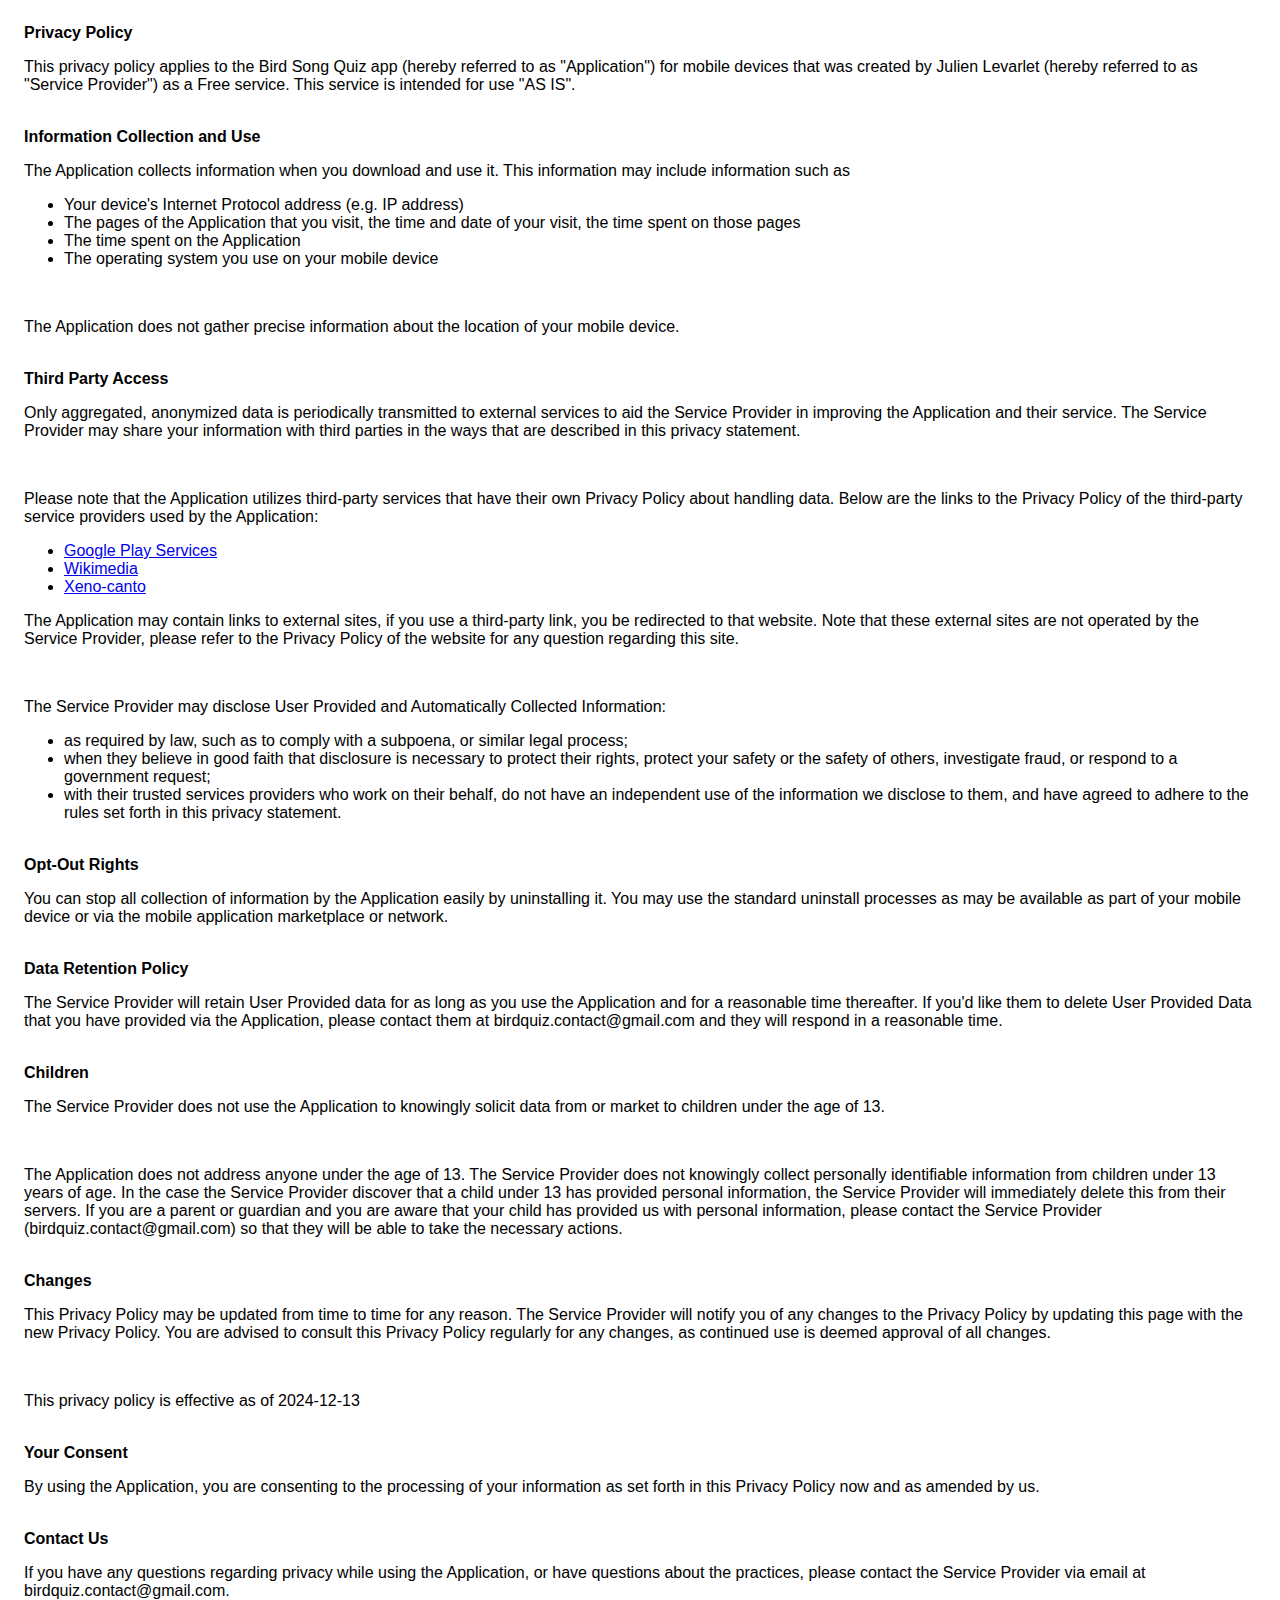
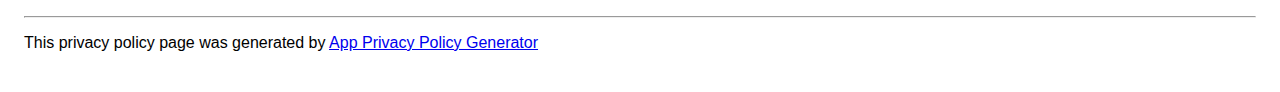
<file: index.html>
<!DOCTYPE html>
    <html>
    <head>
      <meta charset='utf-8'>
      <meta name='viewport' content='width=device-width'>
      <title>Privacy Policy</title>
      <style> body { font-family: 'Helvetica Neue', Helvetica, Arial, sans-serif; padding:1em; } </style>
    </head>
    <body>
    <strong>Privacy Policy</strong><p>This privacy policy applies to the Bird Song Quiz app (hereby referred to as "Application") for mobile devices that was created by Julien Levarlet (hereby referred to as "Service Provider") as a Free service. This service is intended for use "AS IS".</p><br><strong>Information Collection and Use</strong><p>The Application collects information when you download and use it. This information may include information such as </p><ul><li>Your device's Internet Protocol address (e.g. IP address)</li><li>The pages of the Application that you visit, the time and date of your visit, the time spent on those pages</li><li>The time spent on the Application</li><li>The operating system you use on your mobile device</li></ul><p></p><br><p>The Application does not gather precise information about the location of your mobile device.</p><div style="display: none;"><p>The Application collects your device's location, which helps the Service Provider determine your approximate geographical location and make use of in below ways:</p><ul><li>Geolocation Services: The Service Provider utilizes location data to provide features such as personalized content, relevant recommendations, and location-based services.</li><li>Analytics and Improvements: Aggregated and anonymized location data helps the Service Provider to analyze user behavior, identify trends, and improve the overall performance and functionality of the Application.</li><li>Third-Party Services: Periodically, the Service Provider may transmit anonymized location data to external services. These services assist them in enhancing the Application and optimizing their offerings.</li></ul></div><br><strong>Third Party Access</strong><p>Only aggregated, anonymized data is periodically transmitted to external services to aid the Service Provider in improving the Application and their service. The Service Provider may share your information with third parties in the ways that are described in this privacy statement.</p><div><br><p>Please note that the Application utilizes third-party services that have their own Privacy Policy about handling data. Below are the links to the Privacy Policy of the third-party service providers used by the Application:</p><ul><li><a href="https://www.google.com/policies/privacy/" target="_blank" rel="noopener noreferrer">Google Play Services</a></li><li><a href="https://foundation.wikimedia.org/wiki/Policy:Privacy_policy" target="_blank" rel="noopener noreferrer">Wikimedia</a></li><li><a href="https://xeno-canto.org/about/terms" target="_blank" rel="noopener noreferrer">Xeno-canto</a></li>
</ul> 
<p> The Application may contain links to external sites, if you use a third-party link, you be redirected to that website. Note that these external sites are not operated by the Service Provider, please refer to the Privacy Policy of the website for any question regarding this site.</p>

</div><br><p>The Service Provider may disclose User Provided and Automatically Collected Information:</p><ul><li>as required by law, such as to comply with a subpoena, or similar legal process;</li><li>when they believe in good faith that disclosure is necessary to protect their rights, protect your safety or the safety of others, investigate fraud, or respond to a government request;</li><li>with their trusted services providers who work on their behalf, do not have an independent use of the information we disclose to them, and have agreed to adhere to the rules set forth in this privacy statement.</li></ul><p></p><br><strong>Opt-Out Rights</strong><p>You can stop all collection of information by the Application easily by uninstalling it. You may use the standard uninstall processes as may be available as part of your mobile device or via the mobile application marketplace or network.</p><br><strong>Data Retention Policy</strong><p>The Service Provider will retain User Provided data for as long as you use the Application and for a reasonable time thereafter. If you'd like them to delete User Provided Data that you have provided via the Application, please contact them at birdquiz.contact@gmail.com and they will respond in a reasonable time.</p><br><strong>Children</strong><p>The Service Provider does not use the Application to knowingly solicit data from or market to children under the age of 13.</p><div><br><p>The Application does not address anyone under the age of 13.
The Service Provider does not knowingly collect personally
identifiable information from children under 13 years of age. In the case
the Service Provider discover that a child under 13 has provided
personal information, the Service Provider will immediately
delete this from their servers. If you are a parent or guardian
and you are aware that your child has provided us with
personal information, please contact the Service Provider (birdquiz.contact@gmail.com) so that
they will be able to take the necessary actions.</p></div><!----><br><strong>Changes</strong><p>This Privacy Policy may be updated from time to time for any reason. The Service Provider will notify you of any changes to the Privacy Policy by updating this page with the new Privacy Policy. You are advised to consult this Privacy Policy regularly for any changes, as continued use is deemed approval of all changes.</p><br><p>This privacy policy is effective as of 2024-12-13</p><br><strong>Your Consent</strong><p>By using the Application, you are consenting to the processing of your information as set forth in this Privacy Policy now and as amended by us.</p><br><strong>Contact Us</strong><p>If you have any questions regarding privacy while using the Application, or have questions about the practices, please contact the Service Provider via email at birdquiz.contact@gmail.com.</p><hr><p>This privacy policy page was generated by <a href="https://app-privacy-policy-generator.nisrulz.com/" target="_blank" rel="noopener noreferrer">App Privacy Policy Generator</a></p>
    </body>
    </html>
</file>
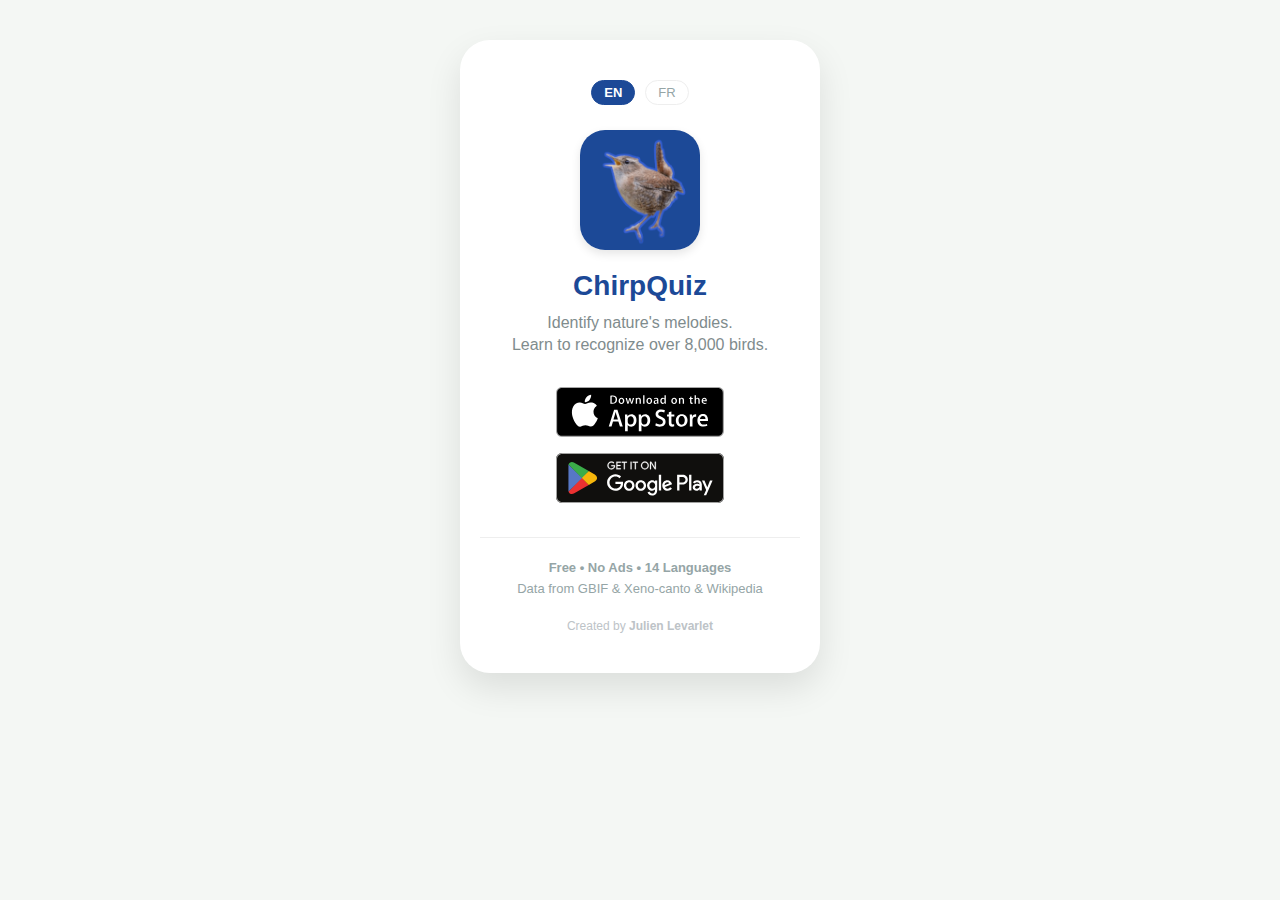
<file: landing_page/en.html>
<!DOCTYPE html>
<html lang="en">
<head>
    <meta charset="UTF-8">
    <meta name="viewport" content="width=device-width, initial-scale=1.0">
    
    <title>ChirpQuiz - Learn and Identify Bird Songs</title>
    <meta name="description" content="Download ChirpQuiz, the free app to learn and identify over 8,000 bird songs worldwide.">
    <meta name="keywords" content="bird songs, identify birds, birding app, ChirpQuiz, xeno-canto, quiz, ornithology, free, app, learning">
    <link rel="canonical" href="https://julien-levarlet.github.io/landing_page/en.html" />
    
    <link rel="alternate" hreflang="fr" href="https://julien-levarlet.github.io/landing_page/fr.html" />
    <link rel="alternate" hreflang="en" href="https://julien-levarlet.github.io/landing_page/en.html" />

    <link rel="icon" type="image/png" href="logo_small.png">

    <meta property="og:type" content="website">
    <meta property="og:url" content="https://julien-levarlet.github.io/landing_page/en.html">
    <meta property="og:title" content="ChirpQuiz - Learn bird songs">
    <meta property="og:description" content="Learn to recognize over 8,000 birds with this free, ad-free app.">
    <meta property="og:image" content="logo.png">

    <script type="application/ld+json">
    {
      "@context": "https://schema.org",
      "@type": "SoftwareApplication",
      "name": "ChirpQuiz",
      "operatingSystem": "Android, iOS",
      "applicationCategory": "EducationApplication, GameApplication",
      "description": "An interactive app to learn and identify bird songs from around the world.",
      "offers": {
        "@type": "Offer",
        "price": "0",
        "priceCurrency": "USD"
      }
    }
    </script>

    <link rel="stylesheet" href="style.css">

</head>
<body>

    <div class="card">
        <div class="lang-switcher">
            <a href="en.html" class="active">EN</a>
            <a href="fr.html">FR</a>
        </div>
        
        <img src="logo.png" alt="ChirpQuiz App Logo" class="logo">
        
        <h1>ChirpQuiz</h1>
        <p class="tagline">Identify nature's melodies.<br>Learn to recognize over 8,000 birds.</p>

        <div class="badge-container">
            <a id="apple-link" href="https://apps.apple.com/app/apple-store/id6755439517?pt=128298084&ct=landing_page&mt=8" class="badge" target="_blank" rel="noopener"> 
                <img src="Download_on_the_App_Store_Badge.svg" alt="Download ChirpQuiz on the App Store">
            </a>

            <a id="google-link" href="https://play.google.com/store/apps/details?id=com.birdapp.quiz&utm_id=1&utm_source=landing_page&utm_campaign=landing_page" class="badge" target="_blank" rel="noopener">
                <img src="Google_Play_Store_badge_EN.svg" alt="Get ChirpQuiz on Google Play">
            </a>
        </div>

        <div class="features">
            <strong>Free • No Ads • 14 Languages</strong><br>
            Data from GBIF & Xeno-canto & Wikipedia
        </div>

        <footer>
            Created by <strong>Julien Levarlet</strong>
        </footer>
    </div>

    <script src="script.js"></script>

</body>
</html>
</file>
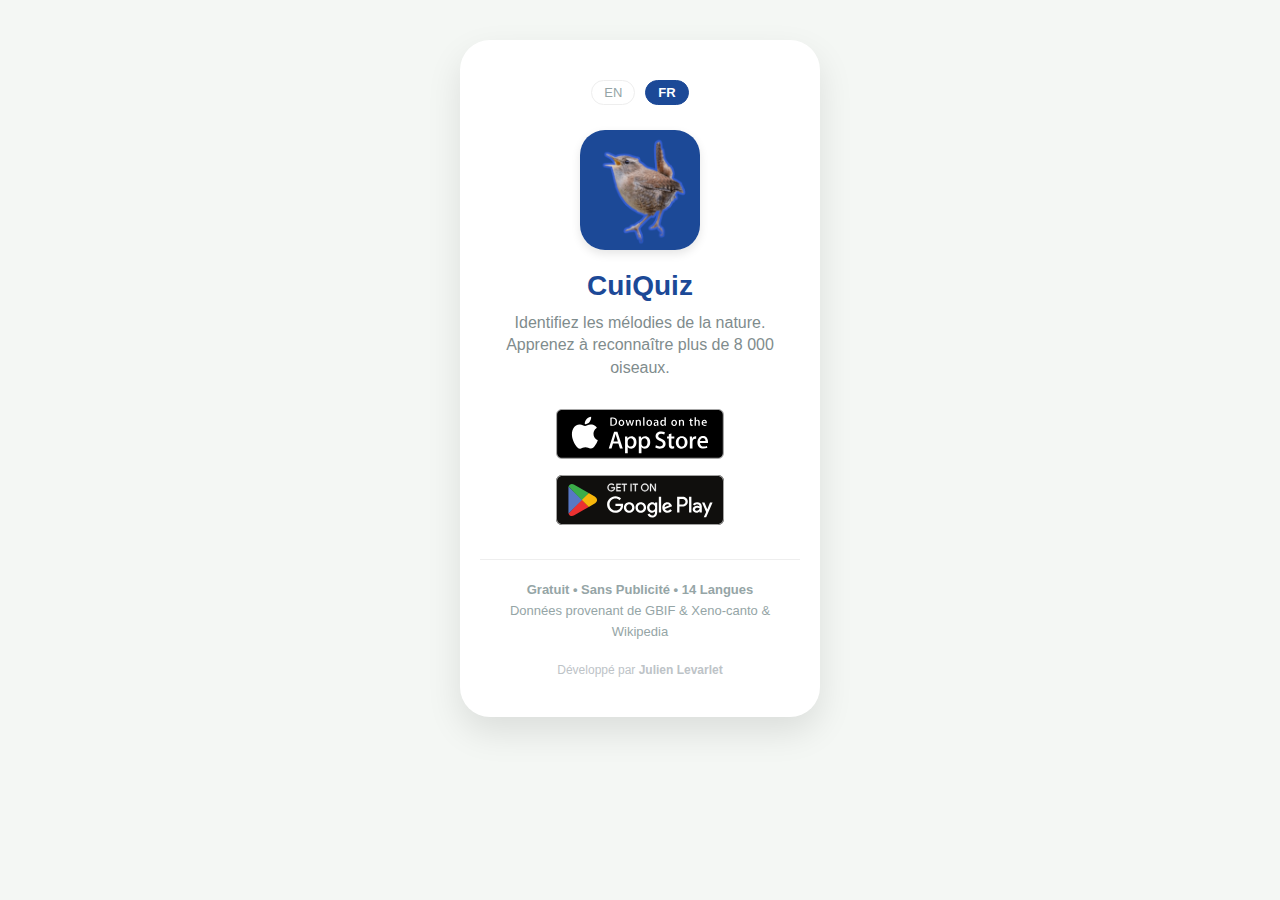
<file: landing_page/fr.html>
<!DOCTYPE html>
<html lang="fr">
<head>
    <meta charset="UTF-8">
    <meta name="viewport" content="width=device-width, initial-scale=1.0">
    
    <title>CuiQuiz - Apprendre à Identifier le Chant des Oiseaux</title>
    <meta name="description" content="Découvrez CuiQuiz, l'application gratuite pour apprendre à reconnaître plus de 8 000 chants d'oiseaux.">
    <meta name="keywords" content="chant oiseaux, identification oiseaux, quiz, CuiQuiz, ChirpQuiz, xeno-canto, oiseaux, ornithologie, gratuit, apprentissage, éducatif">
    <link rel="canonical" href="https://julien-levarlet.github.io/landing_page/fr.html" />

    <link rel="alternate" hreflang="fr" href="https://julien-levarlet.github.io/landing_page/fr.html" />
    <link rel="alternate" hreflang="en" href="https://julien-levarlet.github.io/landing_page/en.html" />
    
    <link rel="icon" type="image/png" href="logo_small.png">

    <meta property="og:type" content="website">
    <meta property="og:url" content="https://julien-levarlet.github.io/landing_page/fr.html">
    <meta property="og:title" content="CuiQuiz - Apprendre les chants d'oiseaux">
    <meta property="og:description" content="Apprenez à reconnaître plus de 8 000 oiseaux avec cette application gratuite et sans publicités.">
    <meta property="og:image" content="logo.png">

    <script type="application/ld+json">
    {
      "@context": "https://schema.org",
      "@type": "SoftwareApplication",
      "name": "CuiQuiz",
      "operatingSystem": "Android, iOS",
      "applicationCategory": "EducationApplication, GameApplication",
      "description": "Une application pour apprendre à identifier les chants d'oiseaux à travers le monde.",
      "offers": {
        "@type": "Offer",
        "price": "0",
        "priceCurrency": "EUR"
      }
    }
    </script>

    <link rel="stylesheet" href="style.css">

</head>
<body>

    <div class="card">
        <div class="lang-switcher">
            <a href="en.html">EN</a>
            <a href="fr.html" class="active">FR</a>
        </div>
        <img src="logo.png" alt="Logo CuiQuiz" class="logo">
        
        <h1>CuiQuiz</h1>
        <p class="tagline">Identifiez les mélodies de la nature.<br>Apprenez à reconnaître plus de 8 000 oiseaux.</p>

        <div class="badge-container">
            <a id="apple-link" href="https://apps.apple.com/app/apple-store/id6755439517?pt=128298084&ct=landing_page&mt=8" class="badge" class="badge" target="_blank" rel="noopener"> 
                <img src="Download_on_the_App_Store_Badge.svg" alt="Télécharger CuiQuiz sur l'App Store">
            </a>

            <a id="google-link" href="https://play.google.com/store/apps/details?id=com.birdapp.quiz&utm_id=1&utm_source=github&utm_campaign=landing_page" class="badge" class="badge" target="_blank" rel="noopener">
                <img src="Google_Play_Store_badge_EN.svg" alt="Télécharger CuiQuiz sur le Play Store">
            </a>
        </div>

        <div class="features">
            <strong>Gratuit • Sans Publicité • 14 Langues</strong><br>
            Données provenant de GBIF & Xeno-canto & Wikipedia
        </div>

        <footer>
            Développé par <strong>Julien Levarlet</strong>
        </footer>
    </div>

    <script src="script.js"></script>

</body>
</html>
</file>
<file: landing_page/style.css>
:root {
    --primary-color: #1C4997;
    --bg-color: #f4f7f4;
    --text-color: #0b1d30;
}

body {
    font-family: -apple-system, BlinkMacSystemFont, "Segoe UI", Roboto, Helvetica, Arial, sans-serif;
    background-color: var(--bg-color);
    color: var(--text-color);
    margin: 0;
    display: flex;
    justify-content: center;
    align-items: flex-start; /* Aligne en haut pour éviter le saut vertical */
    min-height: 100vh;
    text-align: center;
    padding: 40px 20px; /* Plus d'espace en haut et en bas */
    box-sizing: border-box;
}

.card {
    background: white;
    padding: 40px 20px;
    border-radius: 30px;
    box-shadow: 0 15px 35px rgba(0,0,0,0.1);
    max-width: 360px;
    width: 100%;
    box-sizing: border-box;
    /* On s'assure que la carte ne bouge pas si le texte change d'une ligne */
    display: flex;
    flex-direction: column;
}

.lang-switcher {
    display: flex;
    justify-content: center;
    gap: 10px;
    margin-bottom: 25px;
    font-size: 13px;
}

.lang-switcher a {
    color: #95a5a6;
    padding: 4px 12px;
    border-radius: 20px;
    border: 1px solid #eee;
    text-decoration: none;
    transition: all 0.2s ease;
}

.lang-switcher a.active {
    background-color: var(--primary-color);
    color: white !important;
    border-color: var(--primary-color);
    font-weight: bold;
}

.logo {
    width: 120px;
    height: 120px;
    border-radius: 25px;
    margin: 0 auto 20px auto;
    box-shadow: 0 4px 10px rgba(0,0,0,0.1);
}

h1 {
    margin: 0;
    font-size: 28px;
    color: var(--primary-color);
}

.tagline {
    font-size: 16px;
    color: #7f8c8d;
    margin: 10px 0 30px 0;
    line-height: 1.4;
    min-height: 44px; /* Force une hauteur minimale pour stabiliser la carte */
}

.badge-container {
    display: flex;
    flex-direction: column;
    gap: 12px;
    align-items: center;
}

.badge img {
    height: 50px; /* Légèrement plus petit pour mobile */
    transition: transform 0.2s ease;
}

.badge img:active {
    transform: scale(0.95);
}

.features {
    margin-top: 30px;
    padding-top: 20px;
    border-top: 1px solid #eee;
    font-size: 13px;
    color: #95a5a6;
    line-height: 1.6;
}

footer {
    margin-top: 20px;
    font-size: 12px;
    color: #bdc3c7;
}
</file>
